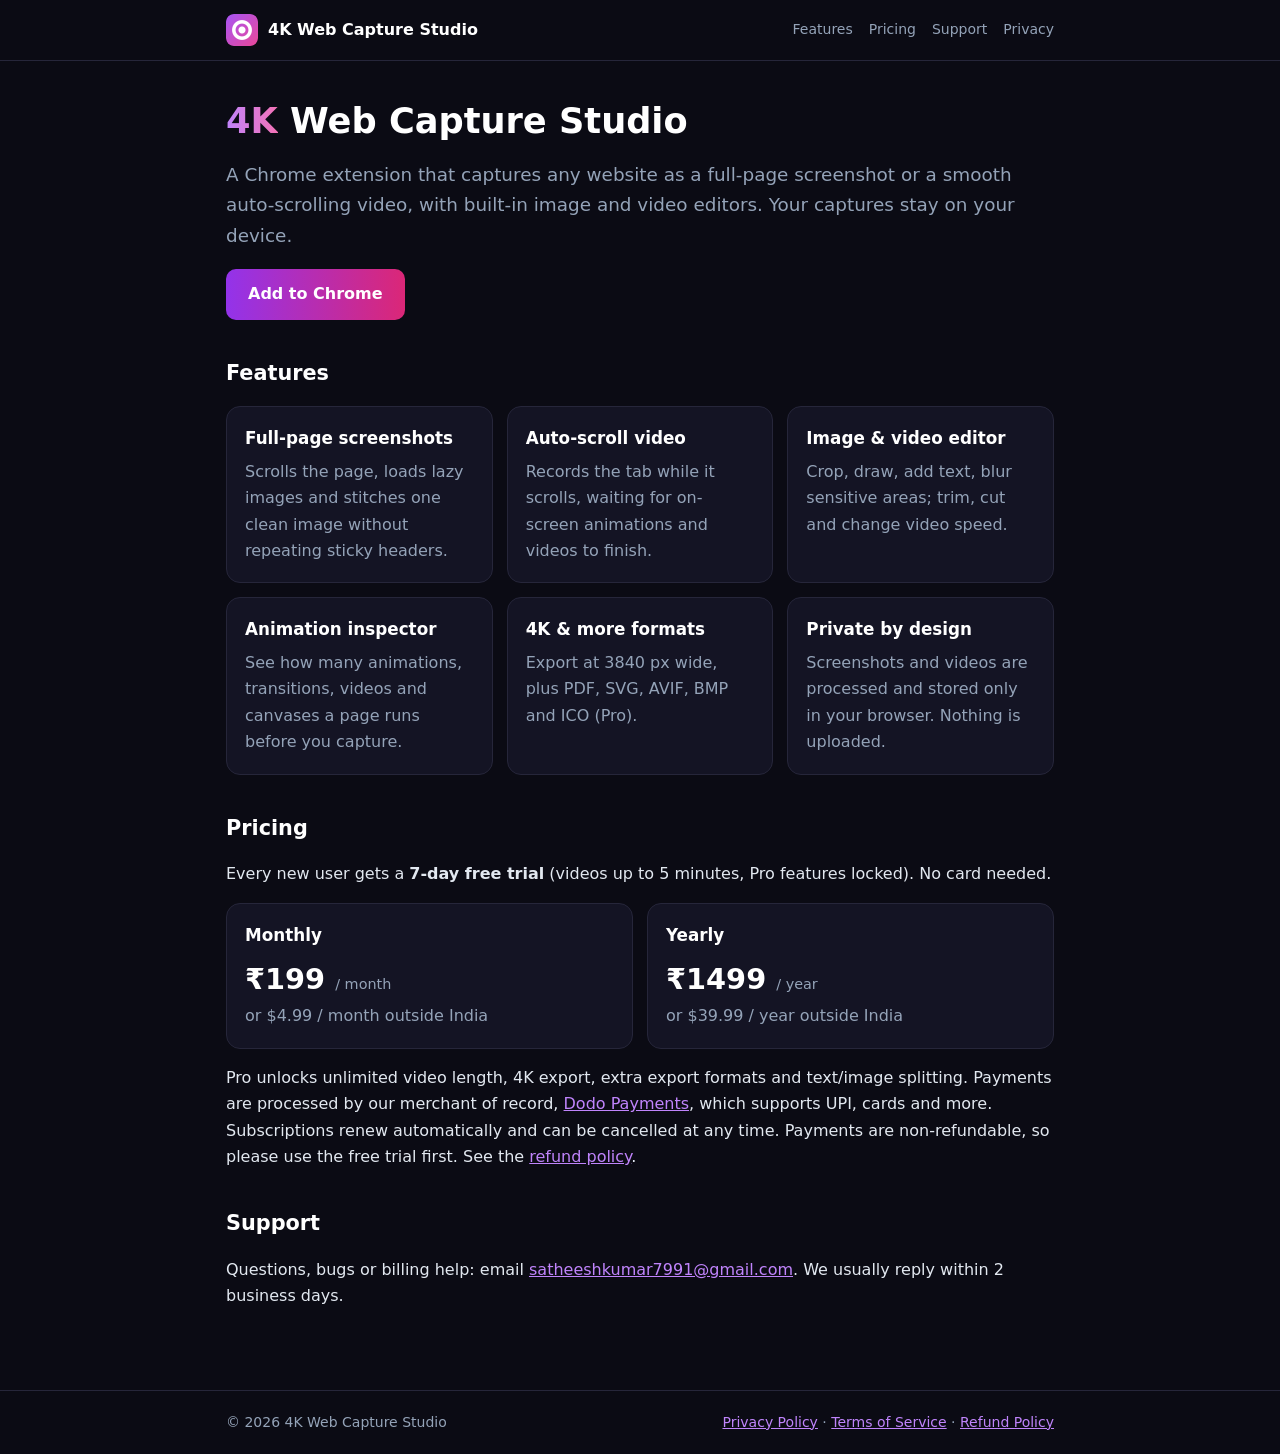
<file: index.html>
<!doctype html>
<html lang="en">
<head>
<meta charset="utf-8">
<meta name="viewport" content="width=device-width, initial-scale=1">
<title>4K Web Capture Studio</title>
<meta name="description" content="Chrome extension for full-page screenshots, auto-scrolling website videos and 4K export.">
<link rel="icon" href="icon.png">
<link rel="stylesheet" href="style.css">
</head>
<body>
<header><div class="wrap">
  <a class="brand" href="index.html"><img src="icon.png" alt="">4K Web Capture Studio</a>
  <nav><a href="#features">Features</a><a href="#pricing">Pricing</a><a href="#support">Support</a><a href="privacy.html">Privacy</a></nav>
</div></header>

<main><div class="wrap">
  <h1><span class="grad">4K</span> Web Capture Studio</h1>
  <p class="lead">A Chrome extension that captures any website as a full-page screenshot or a smooth auto-scrolling video, with built-in image and video editors. Your captures stay on your device.</p>
  <p><a class="btn" href="https://chromewebstore.google.com/detail/phbbgmibmfjeapfighgklaekkbbedlhf">Add to Chrome</a></p>

  <h2 id="features">Features</h2>
  <div class="grid">
    <div class="card"><h3>Full-page screenshots</h3><p>Scrolls the page, loads lazy images and stitches one clean image without repeating sticky headers.</p></div>
    <div class="card"><h3>Auto-scroll video</h3><p>Records the tab while it scrolls, waiting for on-screen animations and videos to finish.</p></div>
    <div class="card"><h3>Image &amp; video editor</h3><p>Crop, draw, add text, blur sensitive areas; trim, cut and change video speed.</p></div>
    <div class="card"><h3>Animation inspector</h3><p>See how many animations, transitions, videos and canvases a page runs before you capture.</p></div>
    <div class="card"><h3>4K &amp; more formats</h3><p>Export at 3840 px wide, plus PDF, SVG, AVIF, BMP and ICO (Pro).</p></div>
    <div class="card"><h3>Private by design</h3><p>Screenshots and videos are processed and stored only in your browser. Nothing is uploaded.</p></div>
  </div>

  <h2 id="pricing">Pricing</h2>
  <p>Every new user gets a <strong>7-day free trial</strong> (videos up to 5 minutes, Pro features locked). No card needed.</p>
  <div class="grid">
    <div class="card"><h3>Monthly</h3><div class="price">₹199 <small>/ month</small></div><p>or $4.99 / month outside India</p></div>
    <div class="card"><h3>Yearly</h3><div class="price">₹1499 <small>/ year</small></div><p>or $39.99 / year outside India</p></div>
  </div>
  <p>Pro unlocks unlimited video length, 4K export, extra export formats and text/image splitting. Payments are processed by our merchant of record, <a href="https://dodopayments.com">Dodo Payments</a>, which supports UPI, cards and more. Subscriptions renew automatically and can be cancelled at any time. Payments are non-refundable, so please use the free trial first. See the <a href="refund.html">refund policy</a>.</p>

  <h2 id="support">Support</h2>
  <p>Questions, bugs or billing help: email <a href="mailto:satheeshkumar7991@gmail.com">satheeshkumar7991@gmail.com</a>. We usually reply within 2 business days.</p>
</div></main>

<footer><div class="wrap">
  <span>© 2026 4K Web Capture Studio</span>
  <span><a href="privacy.html">Privacy Policy</a> · <a href="terms.html">Terms of Service</a> · <a href="refund.html">Refund Policy</a></span>
</div></footer>
</body>
</html>
</file>
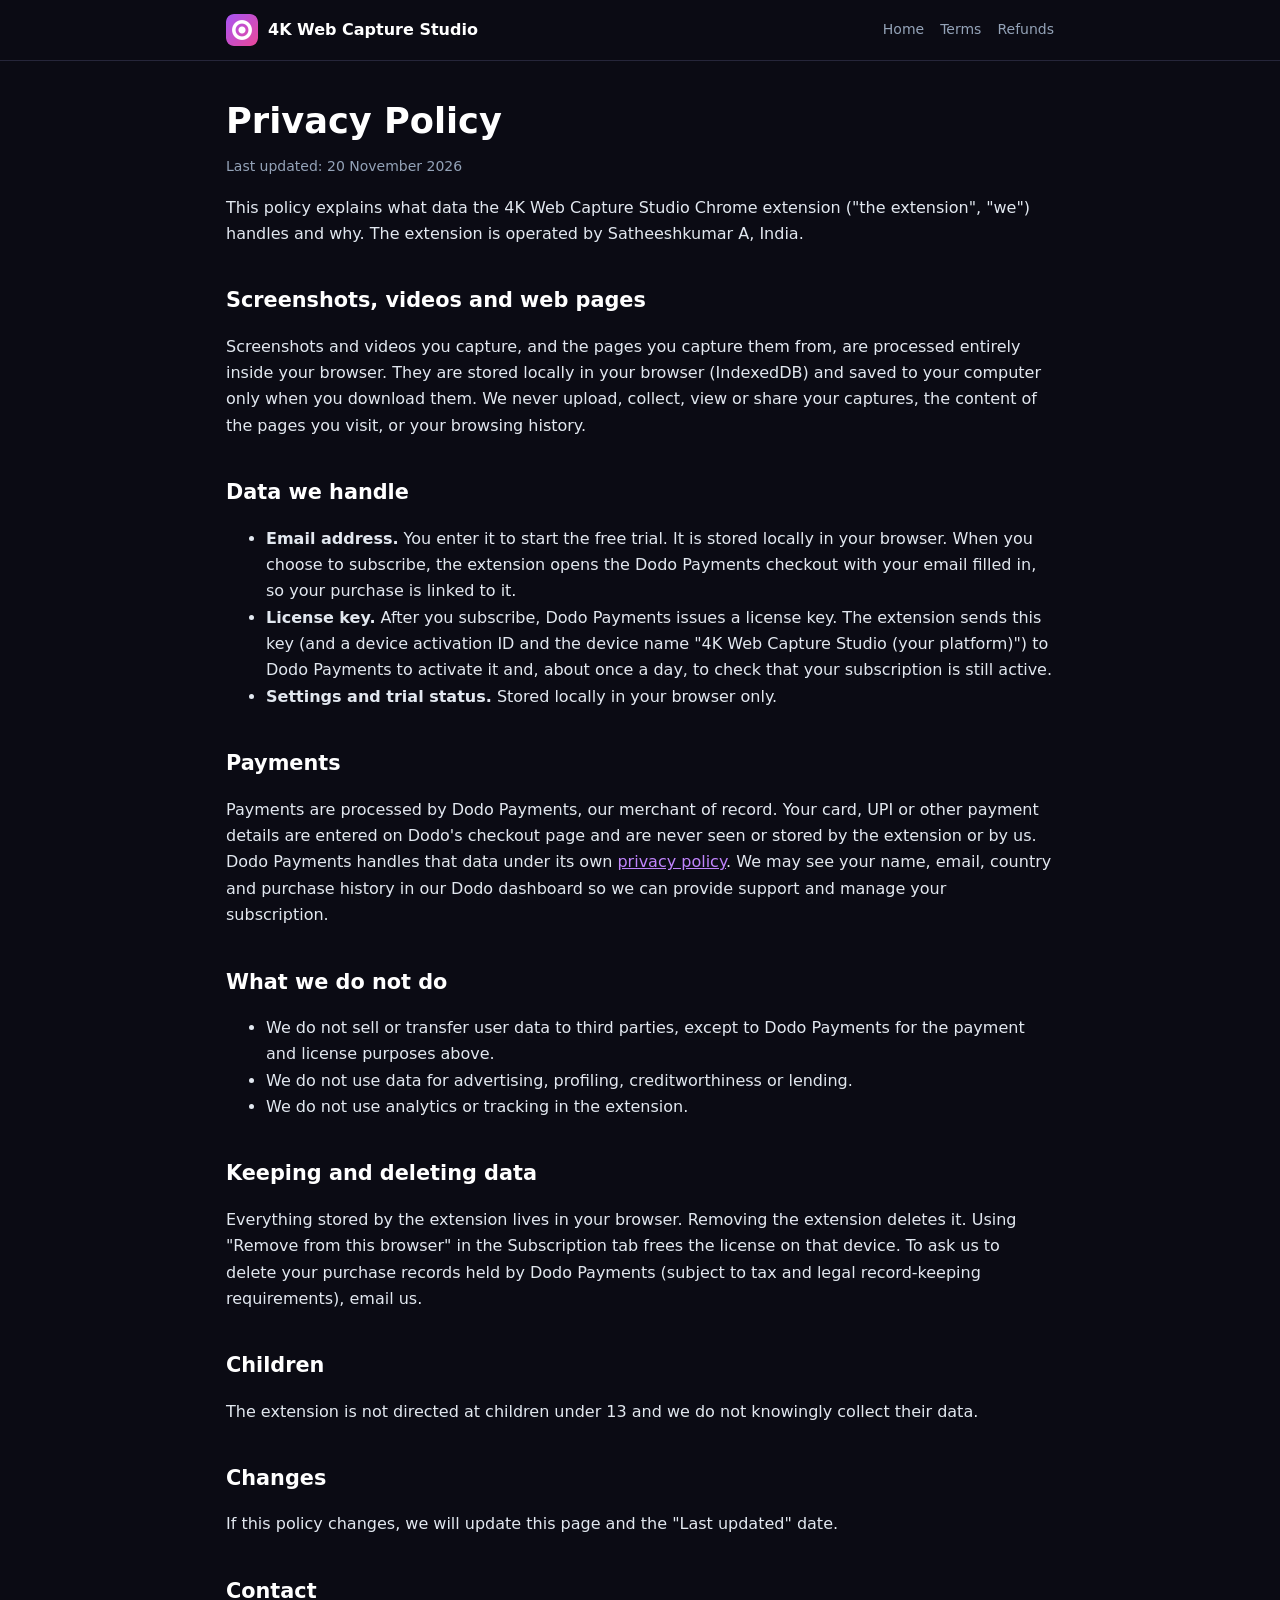
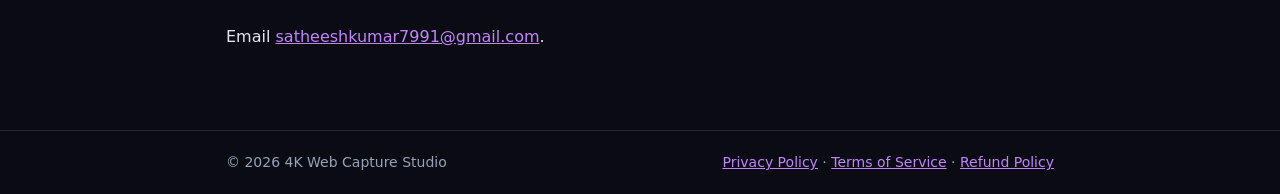
<file: privacy.html>
<!doctype html>
<html lang="en">
<head>
<meta charset="utf-8">
<meta name="viewport" content="width=device-width, initial-scale=1">
<title>Privacy Policy</title>
<link rel="icon" href="icon.png">
<link rel="stylesheet" href="style.css">
</head>
<body>
<header><div class="wrap">
  <a class="brand" href="index.html"><img src="icon.png" alt="">4K Web Capture Studio</a>
  <nav><a href="index.html">Home</a><a href="terms.html">Terms</a><a href="refund.html">Refunds</a></nav>
</div></header>

<main><div class="wrap">
  <h1>Privacy Policy</h1>
  <p class="updated">Last updated: 20 November 2026</p>

  <p>This policy explains what data the 4K Web Capture Studio Chrome extension ("the extension", "we") handles and why. The extension is operated by Satheeshkumar A, India.</p>

  <h2>Screenshots, videos and web pages</h2>
  <p>Screenshots and videos you capture, and the pages you capture them from, are processed entirely inside your browser. They are stored locally in your browser (IndexedDB) and saved to your computer only when you download them. We never upload, collect, view or share your captures, the content of the pages you visit, or your browsing history.</p>

  <h2>Data we handle</h2>
  <ul>
    <li><strong>Email address.</strong> You enter it to start the free trial. It is stored locally in your browser. When you choose to subscribe, the extension opens the Dodo Payments checkout with your email filled in, so your purchase is linked to it.</li>
    <li><strong>License key.</strong> After you subscribe, Dodo Payments issues a license key. The extension sends this key (and a device activation ID and the device name "4K Web Capture Studio (your platform)") to Dodo Payments to activate it and, about once a day, to check that your subscription is still active.</li>
    <li><strong>Settings and trial status.</strong> Stored locally in your browser only.</li>
  </ul>

  <h2>Payments</h2>
  <p>Payments are processed by Dodo Payments, our merchant of record. Your card, UPI or other payment details are entered on Dodo's checkout page and are never seen or stored by the extension or by us. Dodo Payments handles that data under its own <a href="https://dodopayments.com/privacy-policy">privacy policy</a>. We may see your name, email, country and purchase history in our Dodo dashboard so we can provide support and manage your subscription.</p>

  <h2>What we do not do</h2>
  <ul>
    <li>We do not sell or transfer user data to third parties, except to Dodo Payments for the payment and license purposes above.</li>
    <li>We do not use data for advertising, profiling, creditworthiness or lending.</li>
    <li>We do not use analytics or tracking in the extension.</li>
  </ul>

  <h2>Keeping and deleting data</h2>
  <p>Everything stored by the extension lives in your browser. Removing the extension deletes it. Using "Remove from this browser" in the Subscription tab frees the license on that device. To ask us to delete your purchase records held by Dodo Payments (subject to tax and legal record-keeping requirements), email us.</p>

  <h2>Children</h2>
  <p>The extension is not directed at children under 13 and we do not knowingly collect their data.</p>

  <h2>Changes</h2>
  <p>If this policy changes, we will update this page and the "Last updated" date.</p>

  <h2>Contact</h2>
  <p>Email <a href="mailto:satheeshkumar7991@gmail.com">satheeshkumar7991@gmail.com</a>.</p>
</div></main>

<footer><div class="wrap">
  <span>© 2026 4K Web Capture Studio</span>
  <span><a href="privacy.html">Privacy Policy</a> · <a href="terms.html">Terms of Service</a> · <a href="refund.html">Refund Policy</a></span>
</div></footer>
</body>
</html>
</file>
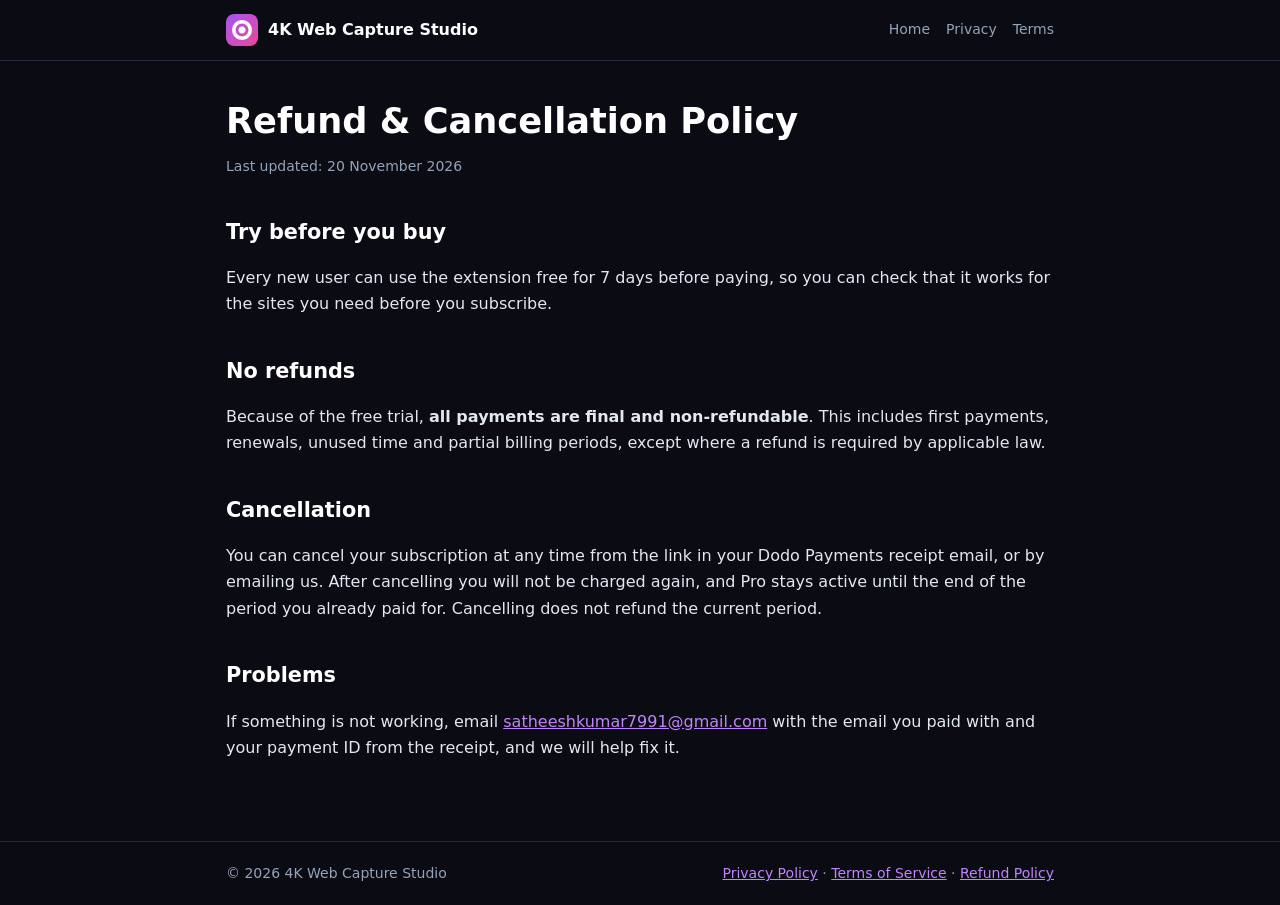
<file: refund.html>
<!doctype html>
<html lang="en">
<head>
<meta charset="utf-8">
<meta name="viewport" content="width=device-width, initial-scale=1">
<title>Refund Policy</title>
<link rel="icon" href="icon.png">
<link rel="stylesheet" href="style.css">
</head>
<body>
<header><div class="wrap">
  <a class="brand" href="index.html"><img src="icon.png" alt="">4K Web Capture Studio</a>
  <nav><a href="index.html">Home</a><a href="privacy.html">Privacy</a><a href="terms.html">Terms</a></nav>
</div></header>

<main><div class="wrap">
  <h1>Refund &amp; Cancellation Policy</h1>
  <p class="updated">Last updated: 20 November 2026</p>

  <h2>Try before you buy</h2>
  <p>Every new user can use the extension free for 7 days before paying, so you can check that it works for the sites you need before you subscribe.</p>

  <h2>No refunds</h2>
  <p>Because of the free trial, <strong>all payments are final and non-refundable</strong>. This includes first payments, renewals, unused time and partial billing periods, except where a refund is required by applicable law.</p>

  <h2>Cancellation</h2>
  <p>You can cancel your subscription at any time from the link in your Dodo Payments receipt email, or by emailing us. After cancelling you will not be charged again, and Pro stays active until the end of the period you already paid for. Cancelling does not refund the current period.</p>

  <h2>Problems</h2>
  <p>If something is not working, email <a href="mailto:satheeshkumar7991@gmail.com">satheeshkumar7991@gmail.com</a> with the email you paid with and your payment ID from the receipt, and we will help fix it.</p>
</div></main>

<footer><div class="wrap">
  <span>© 2026 4K Web Capture Studio</span>
  <span><a href="privacy.html">Privacy Policy</a> · <a href="terms.html">Terms of Service</a> · <a href="refund.html">Refund Policy</a></span>
</div></footer>
</body>
</html>
</file>
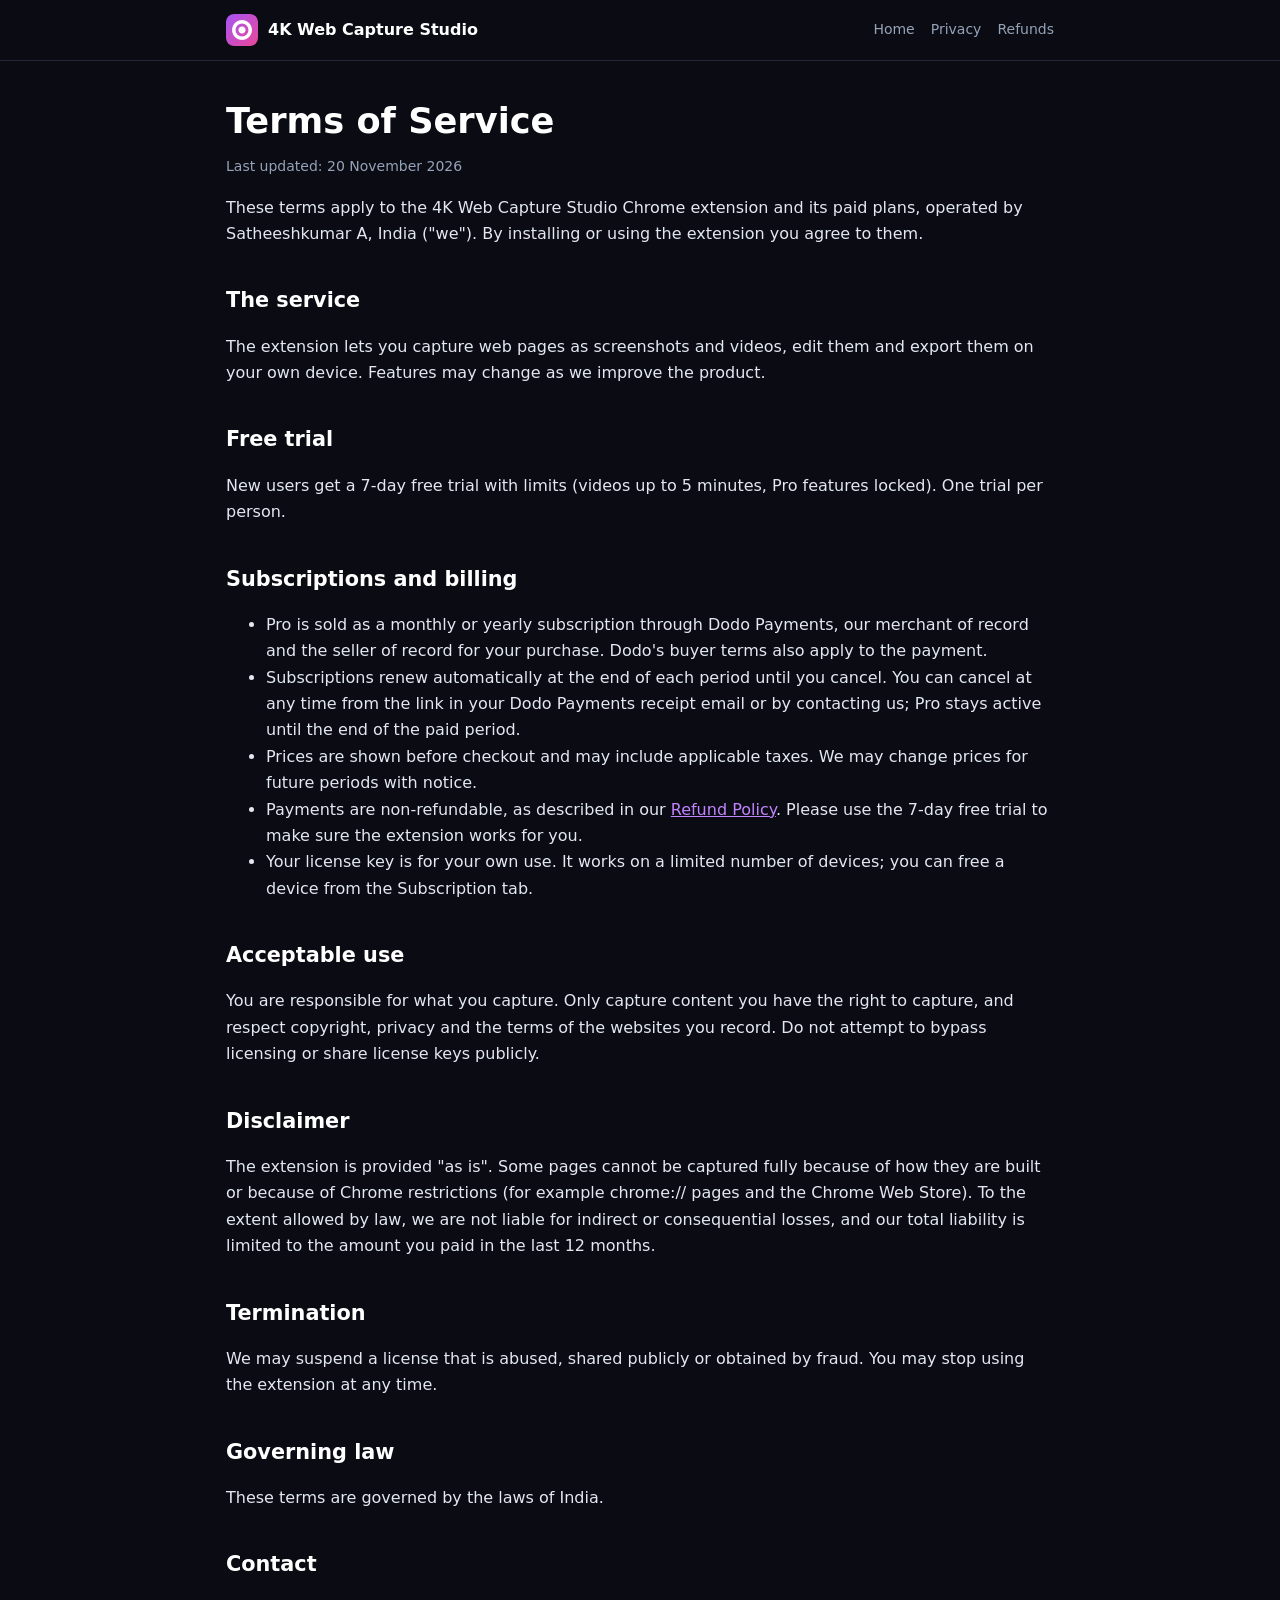
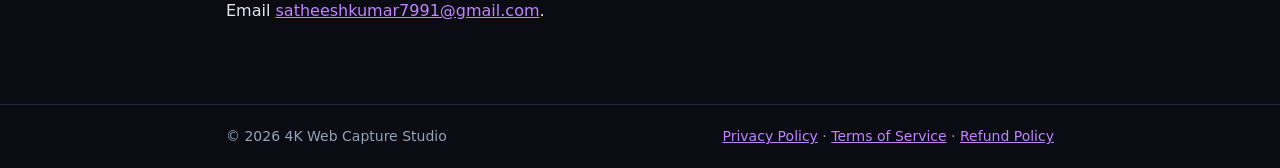
<file: terms.html>
<!doctype html>
<html lang="en">
<head>
<meta charset="utf-8">
<meta name="viewport" content="width=device-width, initial-scale=1">
<title>Terms of Service</title>
<link rel="icon" href="icon.png">
<link rel="stylesheet" href="style.css">
</head>
<body>
<header><div class="wrap">
  <a class="brand" href="index.html"><img src="icon.png" alt="">4K Web Capture Studio</a>
  <nav><a href="index.html">Home</a><a href="privacy.html">Privacy</a><a href="refund.html">Refunds</a></nav>
</div></header>

<main><div class="wrap">
  <h1>Terms of Service</h1>
  <p class="updated">Last updated: 20 November 2026</p>

  <p>These terms apply to the 4K Web Capture Studio Chrome extension and its paid plans, operated by Satheeshkumar A, India ("we"). By installing or using the extension you agree to them.</p>

  <h2>The service</h2>
  <p>The extension lets you capture web pages as screenshots and videos, edit them and export them on your own device. Features may change as we improve the product.</p>

  <h2>Free trial</h2>
  <p>New users get a 7-day free trial with limits (videos up to 5 minutes, Pro features locked). One trial per person.</p>

  <h2>Subscriptions and billing</h2>
  <ul>
    <li>Pro is sold as a monthly or yearly subscription through Dodo Payments, our merchant of record and the seller of record for your purchase. Dodo's buyer terms also apply to the payment.</li>
    <li>Subscriptions renew automatically at the end of each period until you cancel. You can cancel at any time from the link in your Dodo Payments receipt email or by contacting us; Pro stays active until the end of the paid period.</li>
    <li>Prices are shown before checkout and may include applicable taxes. We may change prices for future periods with notice.</li>
    <li>Payments are non-refundable, as described in our <a href="refund.html">Refund Policy</a>. Please use the 7-day free trial to make sure the extension works for you.</li>
    <li>Your license key is for your own use. It works on a limited number of devices; you can free a device from the Subscription tab.</li>
  </ul>

  <h2>Acceptable use</h2>
  <p>You are responsible for what you capture. Only capture content you have the right to capture, and respect copyright, privacy and the terms of the websites you record. Do not attempt to bypass licensing or share license keys publicly.</p>

  <h2>Disclaimer</h2>
  <p>The extension is provided "as is". Some pages cannot be captured fully because of how they are built or because of Chrome restrictions (for example chrome:// pages and the Chrome Web Store). To the extent allowed by law, we are not liable for indirect or consequential losses, and our total liability is limited to the amount you paid in the last 12 months.</p>

  <h2>Termination</h2>
  <p>We may suspend a license that is abused, shared publicly or obtained by fraud. You may stop using the extension at any time.</p>

  <h2>Governing law</h2>
  <p>These terms are governed by the laws of India.</p>

  <h2>Contact</h2>
  <p>Email <a href="mailto:satheeshkumar7991@gmail.com">satheeshkumar7991@gmail.com</a>.</p>
</div></main>

<footer><div class="wrap">
  <span>© 2026 4K Web Capture Studio</span>
  <span><a href="privacy.html">Privacy Policy</a> · <a href="terms.html">Terms of Service</a> · <a href="refund.html">Refund Policy</a></span>
</div></footer>
</body>
</html>
</file>
<file: style.css>
:root {
  --bg: #0b0b14;
  --card: #141424;
  --line: #26263a;
  --text: #e2e8f0;
  --muted: #94a3b8;
  --accent: #c084fc;
  --accent2: #f472b6;
}
* { box-sizing: border-box; }
body {
  margin: 0;
  background: var(--bg);
  color: var(--text);
  font: 16px/1.65 "Segoe UI", system-ui, -apple-system, sans-serif;
}
a { color: var(--accent); }
.wrap { max-width: 860px; margin: 0 auto; padding: 0 16px; }
header { border-bottom: 1px solid var(--line); }
header .wrap { display: flex; align-items: center; justify-content: space-between; gap: 12px; padding: 14px 16px; flex-wrap: wrap; }
.brand { display: flex; align-items: center; gap: 10px; color: #fff; font-weight: 700; text-decoration: none; }
.brand img { width: 32px; height: 32px; border-radius: 8px; }
nav { display: flex; gap: 16px; flex-wrap: wrap; font-size: 14px; }
nav a { color: var(--muted); text-decoration: none; }
nav a:hover { color: #fff; }
main { padding: 40px 0 64px; }
h1 { font-size: 2.2rem; line-height: 1.15; margin: 0 0 12px; color: #fff; }
h2 { font-size: 1.3rem; margin: 36px 0 8px; color: #fff; }
.grad { background: linear-gradient(90deg, var(--accent), var(--accent2)); -webkit-background-clip: text; background-clip: text; color: transparent; }
.lead { font-size: 1.15rem; color: var(--muted); }
.btn { display: inline-block; padding: 12px 22px; border-radius: 10px; background: linear-gradient(90deg, #9333ea, #db2777); color: #fff; font-weight: 600; text-decoration: none; }
.grid { display: grid; grid-template-columns: repeat(auto-fit, minmax(240px, 1fr)); gap: 14px; margin-top: 16px; }
.card { background: var(--card); border: 1px solid var(--line); border-radius: 14px; padding: 18px; }
.card h3 { margin: 0 0 6px; color: #fff; font-size: 1.05rem; }
.card p, .card li { color: var(--muted); margin: 0; }
.price { font-size: 1.8rem; font-weight: 800; color: #fff; }
.price small { font-size: .9rem; color: var(--muted); font-weight: 500; }
.updated { color: var(--muted); font-size: 14px; }
footer { border-top: 1px solid var(--line); padding: 20px 0; color: var(--muted); font-size: 14px; }
footer .wrap { display: flex; gap: 16px; flex-wrap: wrap; justify-content: space-between; }
</file>
